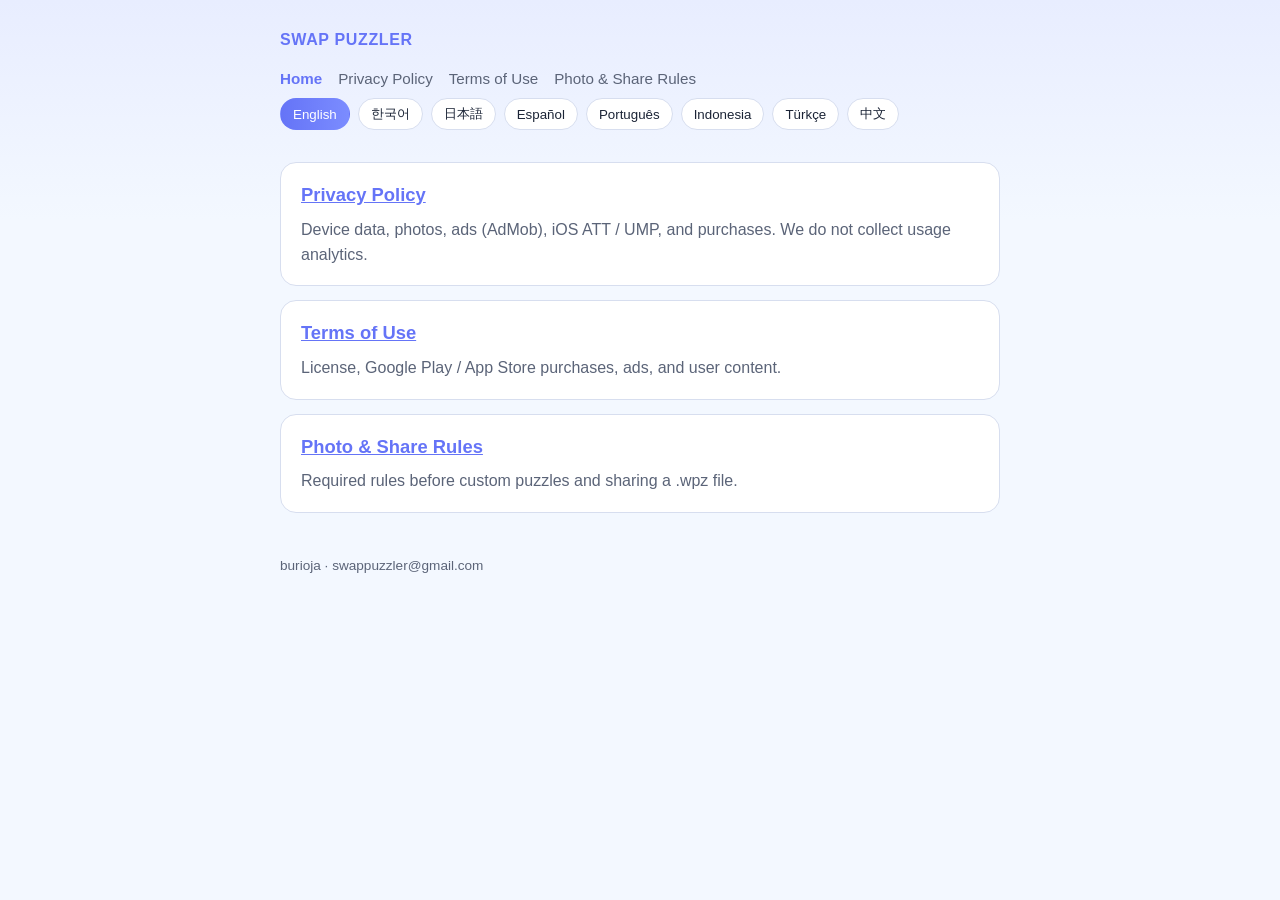
<file: index.html>
<!DOCTYPE html>
<html lang="en">
<head>
  <meta charset="utf-8">
  <meta name="viewport" content="width=device-width, initial-scale=1">
  <title>SWAP PUZZLER</title>
  <link rel="stylesheet" href="style.css">
</head>
<body data-doc="home">
  <header>
    <a class="brand" href="index.html">SWAP PUZZLER</a>
    <nav id="nav"></nav>
    <div class="toolbar" id="langs"></div>
  </header>
  <main>
    <div class="home-card">
      <h2><a id="privacy-link" href="privacy.html">Privacy Policy</a></h2>
      <p>Device data, photos, ads (AdMob), iOS ATT / UMP, and purchases. We do not collect usage analytics.</p>
    </div>
    <div class="home-card">
      <h2><a id="terms-link" href="terms.html">Terms of Use</a></h2>
      <p>License, Google Play / App Store purchases, ads, and user content.</p>
    </div>
    <div class="home-card">
      <h2><a id="ugc-link" href="ugc.html">Photo &amp; Share Rules</a></h2>
      <p>Required rules before custom puzzles and sharing a .wpz file.</p>
    </div>
  </main>
  <footer>burioja · swappuzzler@gmail.com</footer>
  <script src="copy.js"></script>
  <script src="app.js"></script>
</body>
</html>
</file>
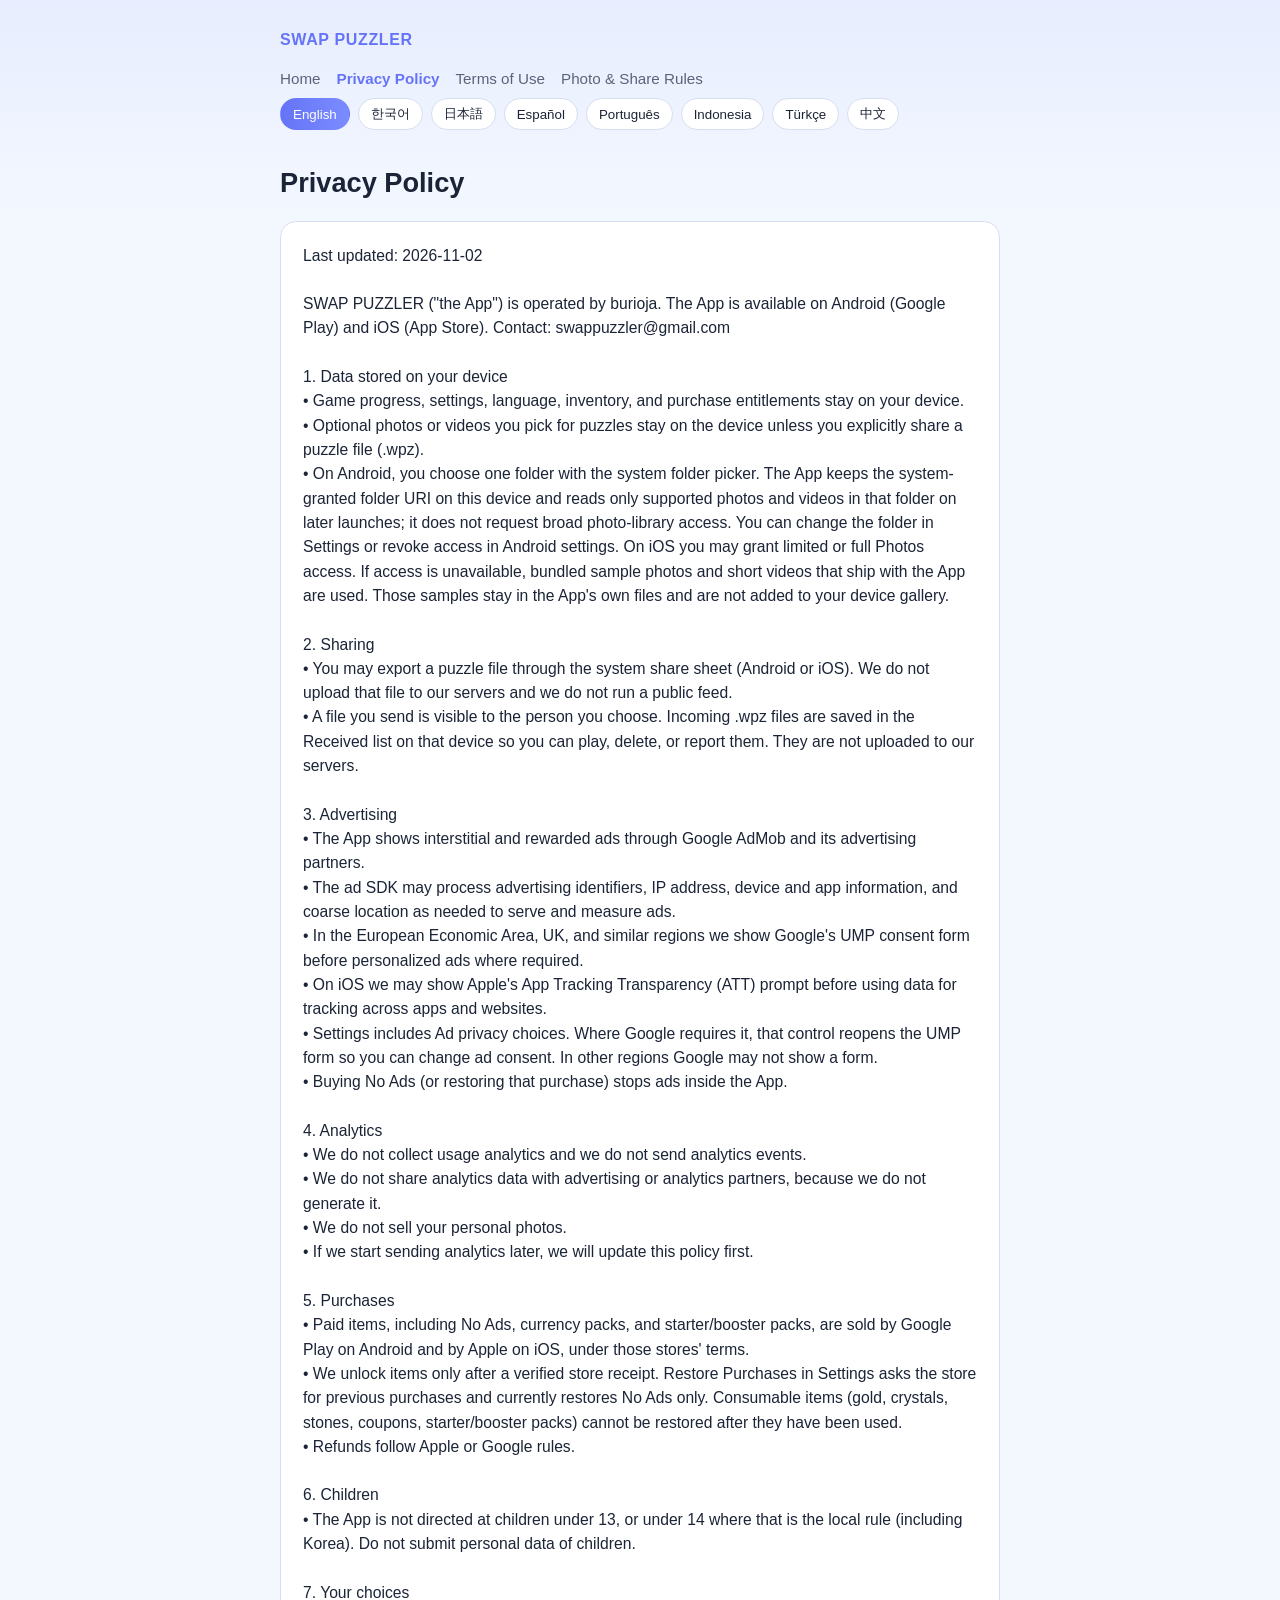
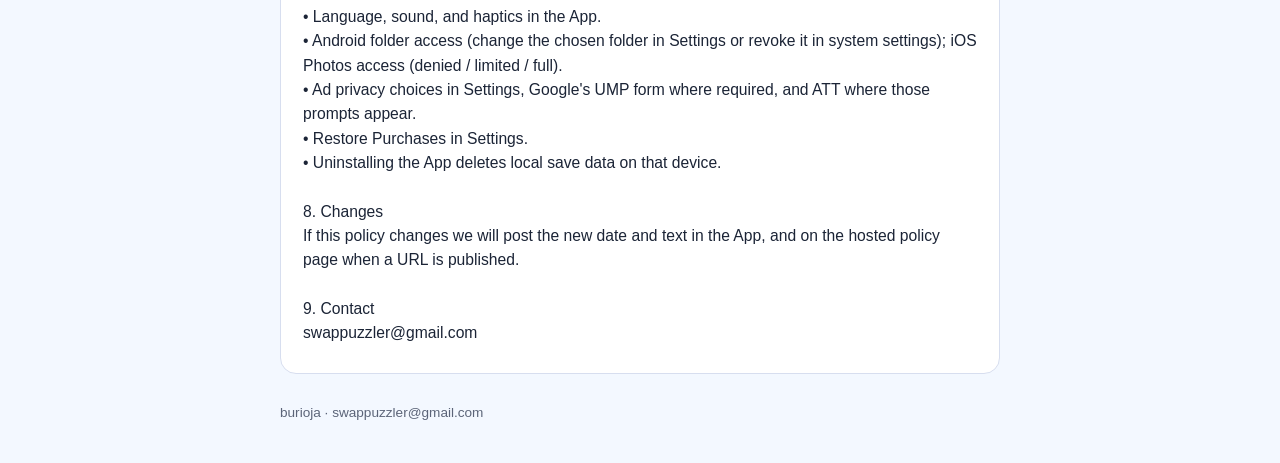
<file: privacy.html>
<!DOCTYPE html>
<html lang="en">
<head>
  <meta charset="utf-8">
  <meta name="viewport" content="width=device-width, initial-scale=1">
  <title>Privacy Policy — SWAP PUZZLER</title>
  <link rel="stylesheet" href="style.css">
</head>
<body data-doc="privacy">
  <header>
    <a class="brand" href="index.html">SWAP PUZZLER</a>
    <nav id="nav"></nav>
    <div class="toolbar" id="langs"></div>
  </header>
  <main>
    <h1 id="title">Privacy Policy</h1>
    <article id="body">
Last updated: 2026-11-02

SWAP PUZZLER (&quot;the App&quot;) is operated by burioja. The App is available on Android (Google Play) and iOS (App Store). Contact: swappuzzler@gmail.com

1. Data stored on your device
• Game progress, settings, language, inventory, and purchase entitlements stay on your device.
• Optional photos or videos you pick for puzzles stay on the device unless you explicitly share a puzzle file (.wpz).
• On Android, you choose one folder with the system folder picker. The App keeps the system-granted folder URI on this device and reads only supported photos and videos in that folder on later launches; it does not request broad photo-library access. You can change the folder in Settings or revoke access in Android settings. On iOS you may grant limited or full Photos access. If access is unavailable, bundled sample photos and short videos that ship with the App are used. Those samples stay in the App&#x27;s own files and are not added to your device gallery.

2. Sharing
• You may export a puzzle file through the system share sheet (Android or iOS). We do not upload that file to our servers and we do not run a public feed.
• A file you send is visible to the person you choose. Incoming .wpz files are saved in the Received list on that device so you can play, delete, or report them. They are not uploaded to our servers.

3. Advertising
• The App shows interstitial and rewarded ads through Google AdMob and its advertising partners.
• The ad SDK may process advertising identifiers, IP address, device and app information, and coarse location as needed to serve and measure ads.
• In the European Economic Area, UK, and similar regions we show Google&#x27;s UMP consent form before personalized ads where required.
• On iOS we may show Apple&#x27;s App Tracking Transparency (ATT) prompt before using data for tracking across apps and websites.
• Settings includes Ad privacy choices. Where Google requires it, that control reopens the UMP form so you can change ad consent. In other regions Google may not show a form.
• Buying No Ads (or restoring that purchase) stops ads inside the App.

4. Analytics
• We do not collect usage analytics and we do not send analytics events.
• We do not share analytics data with advertising or analytics partners, because we do not generate it.
• We do not sell your personal photos.
• If we start sending analytics later, we will update this policy first.

5. Purchases
• Paid items, including No Ads, currency packs, and starter/booster packs, are sold by Google Play on Android and by Apple on iOS, under those stores&#x27; terms.
• We unlock items only after a verified store receipt. Restore Purchases in Settings asks the store for previous purchases and currently restores No Ads only. Consumable items (gold, crystals, stones, coupons, starter/booster packs) cannot be restored after they have been used.
• Refunds follow Apple or Google rules.

6. Children
• The App is not directed at children under 13, or under 14 where that is the local rule (including Korea). Do not submit personal data of children.

7. Your choices
• Language, sound, and haptics in the App.
• Android folder access (change the chosen folder in Settings or revoke it in system settings); iOS Photos access (denied / limited / full).
• Ad privacy choices in Settings, Google&#x27;s UMP form where required, and ATT where those prompts appear.
• Restore Purchases in Settings.
• Uninstalling the App deletes local save data on that device.

8. Changes
If this policy changes we will post the new date and text in the App, and on the hosted policy page when a URL is published.

9. Contact
swappuzzler@gmail.com
  </article>
  </main>
  <footer>burioja · swappuzzler@gmail.com</footer>
  <script src="copy.js"></script>
  <script src="app.js"></script>
</body>
</html>
</file>
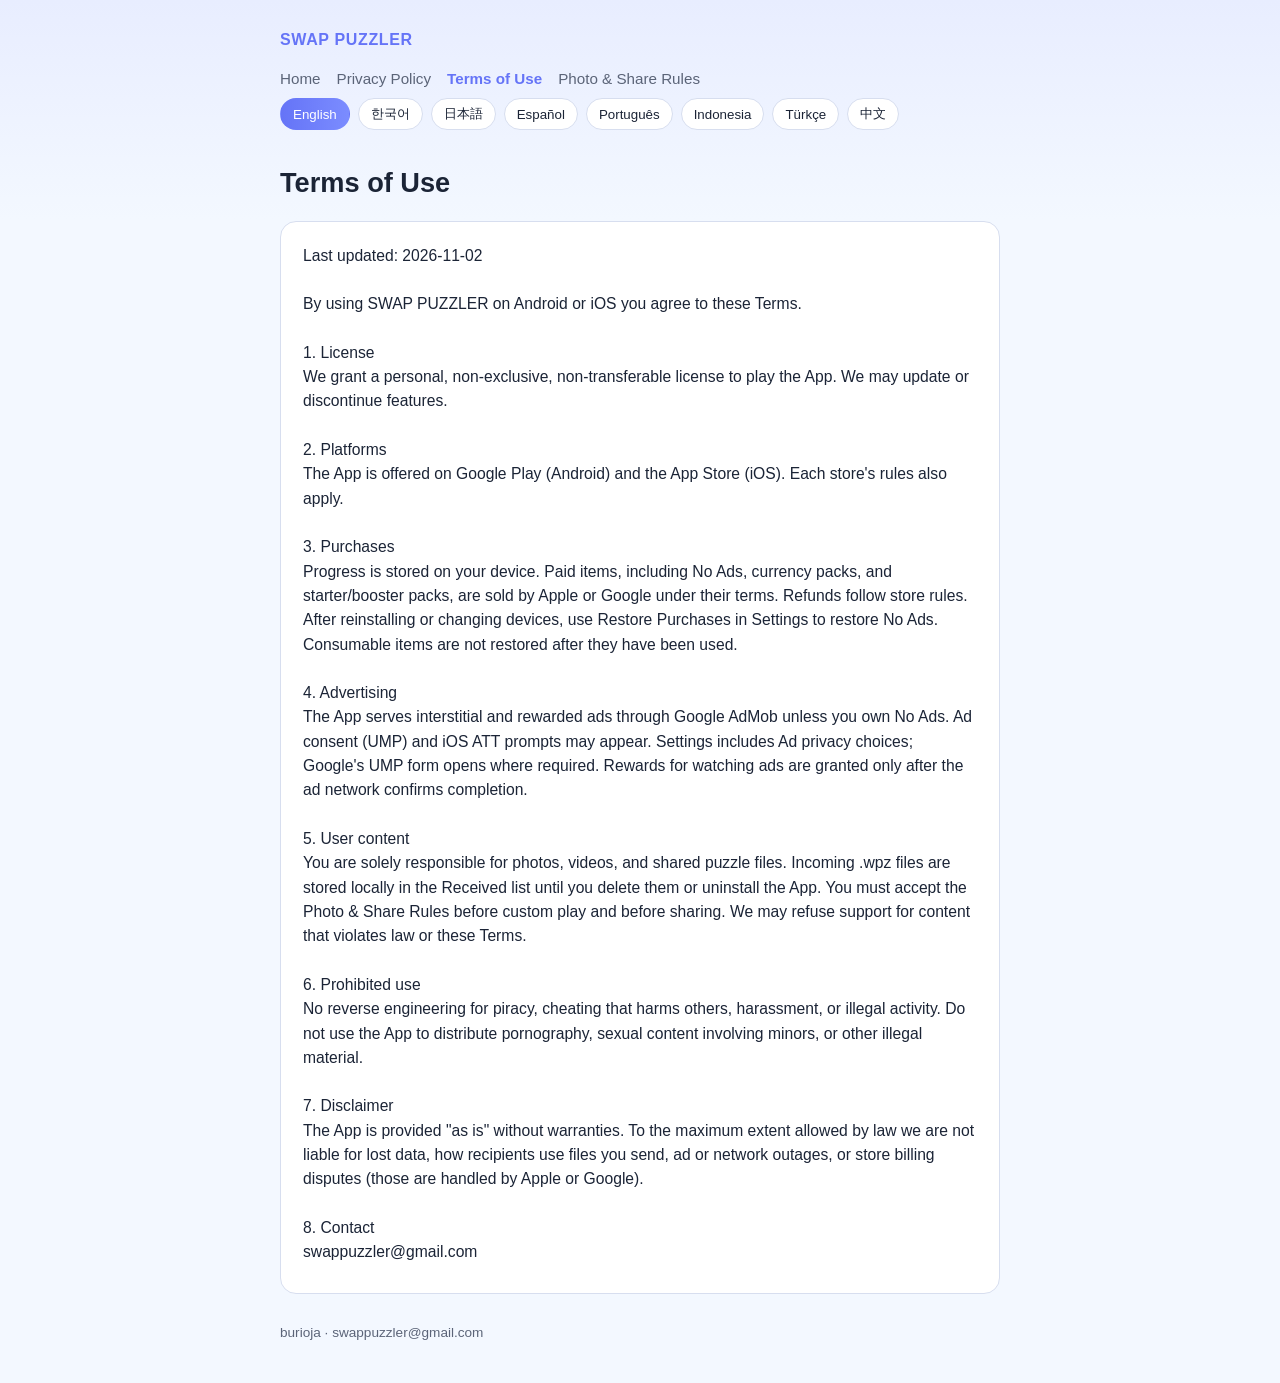
<file: terms.html>
<!DOCTYPE html>
<html lang="en">
<head>
  <meta charset="utf-8">
  <meta name="viewport" content="width=device-width, initial-scale=1">
  <title>Terms of Use — SWAP PUZZLER</title>
  <link rel="stylesheet" href="style.css">
</head>
<body data-doc="terms">
  <header>
    <a class="brand" href="index.html">SWAP PUZZLER</a>
    <nav id="nav"></nav>
    <div class="toolbar" id="langs"></div>
  </header>
  <main>
    <h1 id="title">Terms of Use</h1>
    <article id="body">
Last updated: 2026-11-02

By using SWAP PUZZLER on Android or iOS you agree to these Terms.

1. License
We grant a personal, non-exclusive, non-transferable license to play the App. We may update or discontinue features.

2. Platforms
The App is offered on Google Play (Android) and the App Store (iOS). Each store&#x27;s rules also apply.

3. Purchases
Progress is stored on your device. Paid items, including No Ads, currency packs, and starter/booster packs, are sold by Apple or Google under their terms. Refunds follow store rules. After reinstalling or changing devices, use Restore Purchases in Settings to restore No Ads. Consumable items are not restored after they have been used.

4. Advertising
The App serves interstitial and rewarded ads through Google AdMob unless you own No Ads. Ad consent (UMP) and iOS ATT prompts may appear. Settings includes Ad privacy choices; Google&#x27;s UMP form opens where required. Rewards for watching ads are granted only after the ad network confirms completion.

5. User content
You are solely responsible for photos, videos, and shared puzzle files. Incoming .wpz files are stored locally in the Received list until you delete them or uninstall the App. You must accept the Photo &amp; Share Rules before custom play and before sharing. We may refuse support for content that violates law or these Terms.

6. Prohibited use
No reverse engineering for piracy, cheating that harms others, harassment, or illegal activity. Do not use the App to distribute pornography, sexual content involving minors, or other illegal material.

7. Disclaimer
The App is provided &quot;as is&quot; without warranties. To the maximum extent allowed by law we are not liable for lost data, how recipients use files you send, ad or network outages, or store billing disputes (those are handled by Apple or Google).

8. Contact
swappuzzler@gmail.com
  </article>
  </main>
  <footer>burioja · swappuzzler@gmail.com</footer>
  <script src="copy.js"></script>
  <script src="app.js"></script>
</body>
</html>
</file>
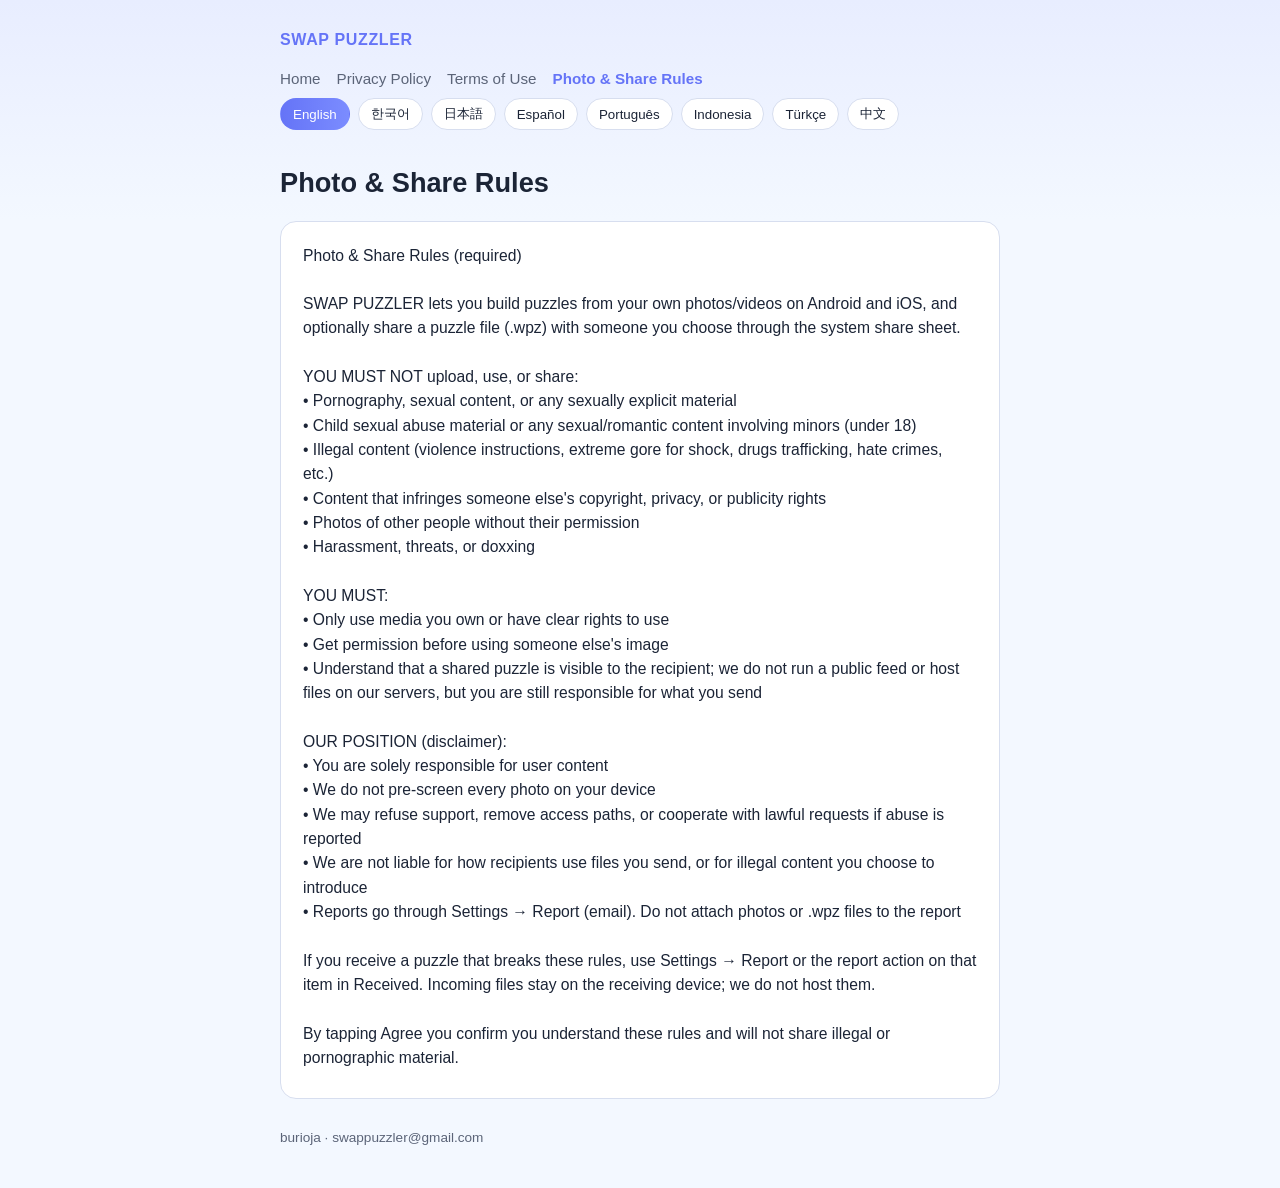
<file: ugc.html>
<!DOCTYPE html>
<html lang="en">
<head>
  <meta charset="utf-8">
  <meta name="viewport" content="width=device-width, initial-scale=1">
  <title>Photo &amp; Share Rules — SWAP PUZZLER</title>
  <link rel="stylesheet" href="style.css">
</head>
<body data-doc="ugc">
  <header>
    <a class="brand" href="index.html">SWAP PUZZLER</a>
    <nav id="nav"></nav>
    <div class="toolbar" id="langs"></div>
  </header>
  <main>
    <h1 id="title">Photo &amp; Share Rules</h1>
    <article id="body">
Photo &amp; Share Rules (required)

SWAP PUZZLER lets you build puzzles from your own photos/videos on Android and iOS, and optionally share a puzzle file (.wpz) with someone you choose through the system share sheet.

YOU MUST NOT upload, use, or share:
• Pornography, sexual content, or any sexually explicit material
• Child sexual abuse material or any sexual/romantic content involving minors (under 18)
• Illegal content (violence instructions, extreme gore for shock, drugs trafficking, hate crimes, etc.)
• Content that infringes someone else&#x27;s copyright, privacy, or publicity rights
• Photos of other people without their permission
• Harassment, threats, or doxxing

YOU MUST:
• Only use media you own or have clear rights to use
• Get permission before using someone else&#x27;s image
• Understand that a shared puzzle is visible to the recipient; we do not run a public feed or host files on our servers, but you are still responsible for what you send

OUR POSITION (disclaimer):
• You are solely responsible for user content
• We do not pre-screen every photo on your device
• We may refuse support, remove access paths, or cooperate with lawful requests if abuse is reported
• We are not liable for how recipients use files you send, or for illegal content you choose to introduce
• Reports go through Settings → Report (email). Do not attach photos or .wpz files to the report

If you receive a puzzle that breaks these rules, use Settings → Report or the report action on that item in Received. Incoming files stay on the receiving device; we do not host them.

By tapping Agree you confirm you understand these rules and will not share illegal or pornographic material.
  </article>
  </main>
  <footer>burioja · swappuzzler@gmail.com</footer>
  <script src="copy.js"></script>
  <script src="app.js"></script>
</body>
</html>
</file>
<file: style.css>
:root {
  --ink: #1b2436;
  --muted: #5b6478;
  --line: #d7deef;
  --paper: #f3f8ff;
  --card: #ffffff;
  --accent: #6574f7;
  --accent-2: #7b8cff;
}

* { box-sizing: border-box; }
html, body { margin: 0; padding: 0; }
body {
  font-family: "Segoe UI", "Noto Sans KR", "Apple SD Gothic Neo", sans-serif;
  color: var(--ink);
  background: linear-gradient(180deg, #e8edff 0%, var(--paper) 220px);
  line-height: 1.55;
  min-height: 100vh;
}

a { color: var(--accent); }
header, main, footer { max-width: 760px; margin: 0 auto; padding: 0 20px; }
header { padding-top: 28px; padding-bottom: 12px; }
.brand { font-weight: 700; letter-spacing: 0.04em; color: var(--accent); text-decoration: none; }
nav { display: flex; flex-wrap: wrap; gap: 10px 16px; margin: 14px 0 8px; }
nav a { text-decoration: none; color: var(--muted); font-size: 0.95rem; }
nav a.active { color: var(--accent); font-weight: 650; }

.toolbar {
  display: flex;
  flex-wrap: wrap;
  gap: 8px;
  margin: 8px 0 20px;
}
.toolbar button {
  border: 1px solid var(--line);
  background: var(--card);
  border-radius: 999px;
  padding: 6px 12px;
  cursor: pointer;
  color: var(--ink);
}
.toolbar button[aria-current="true"] {
  background: linear-gradient(90deg, var(--accent), var(--accent-2));
  color: #fff;
  border-color: transparent;
}

h1 { font-size: 1.7rem; margin: 0 0 16px; }
article {
  background: var(--card);
  border: 1px solid var(--line);
  border-radius: 16px;
  padding: 22px 22px 28px;
  white-space: pre-wrap;
  font-size: 0.98rem;
}
.home-card {
  background: var(--card);
  border: 1px solid var(--line);
  border-radius: 16px;
  padding: 18px 20px;
  margin: 0 0 14px;
}
.home-card h2 { margin: 0 0 8px; font-size: 1.15rem; }
.home-card p { margin: 0; color: var(--muted); }
footer { color: var(--muted); font-size: 0.85rem; padding: 28px 20px 40px; }
</file>
